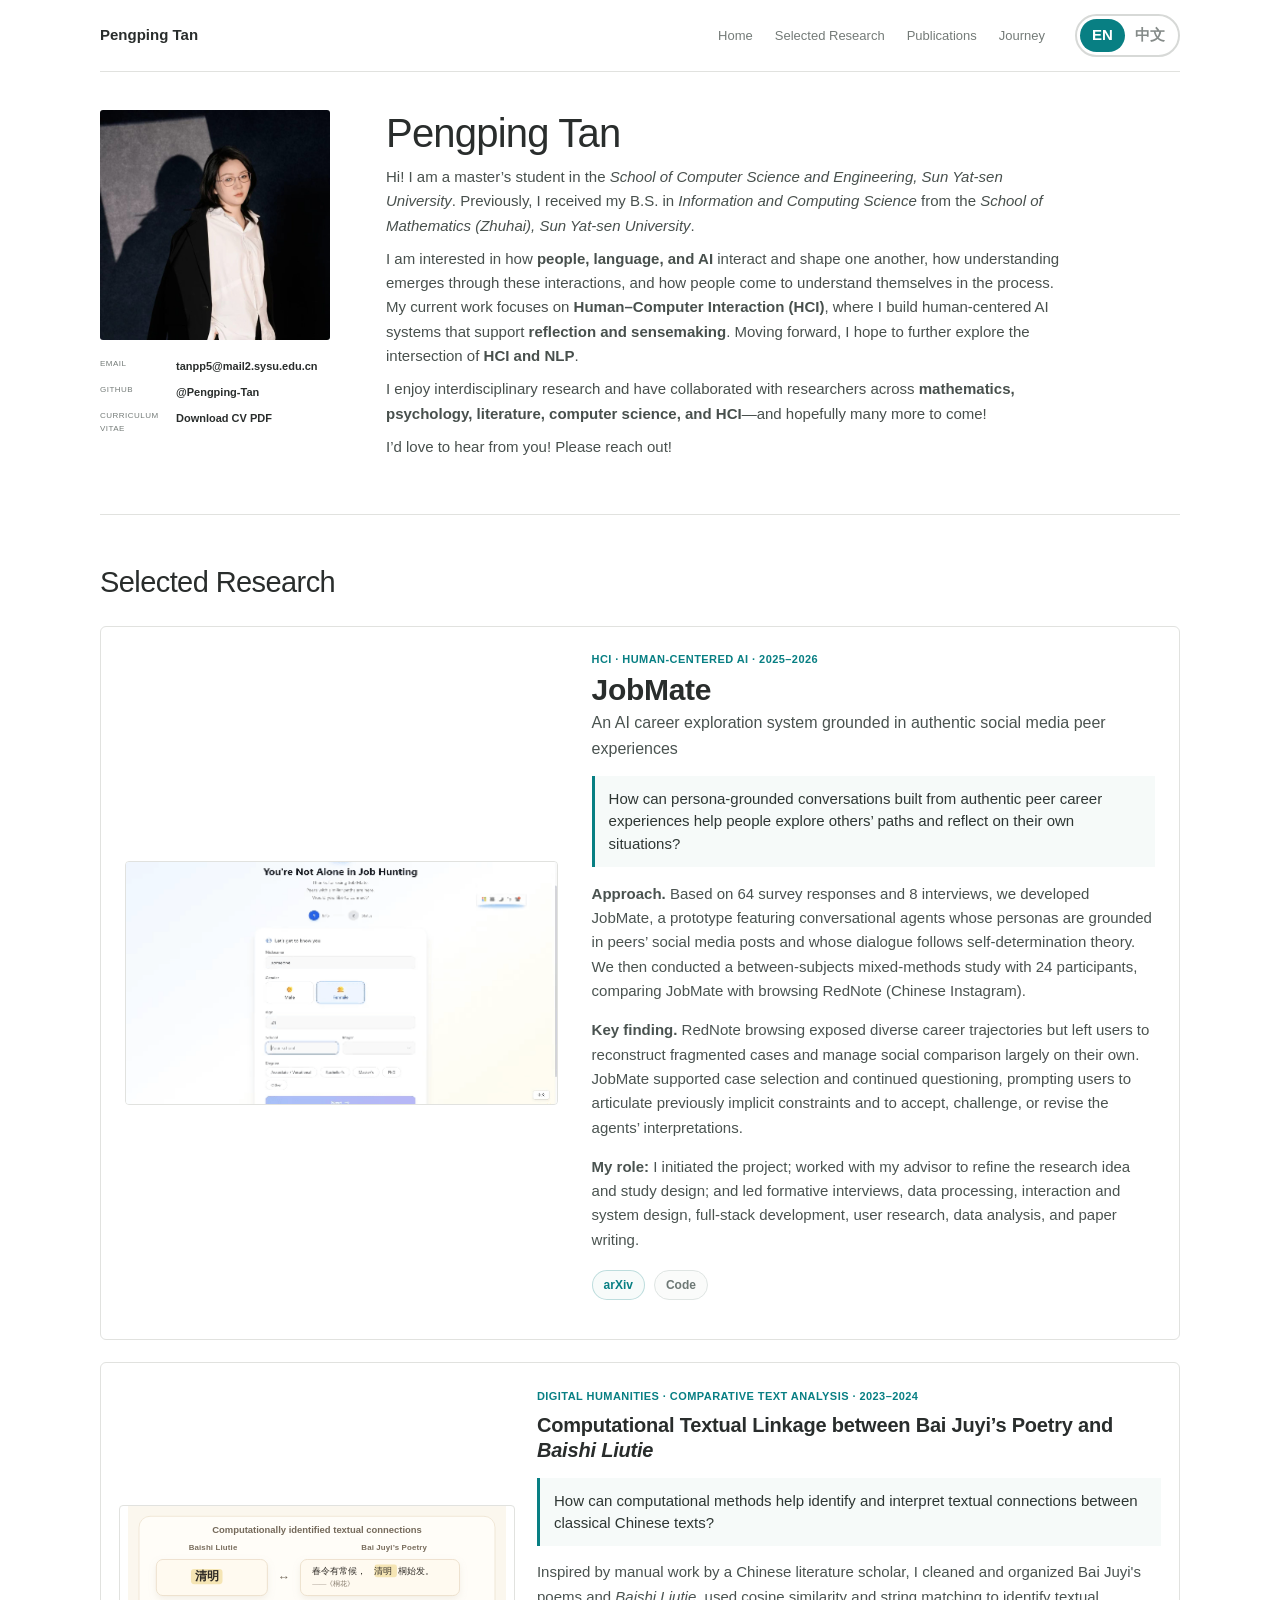
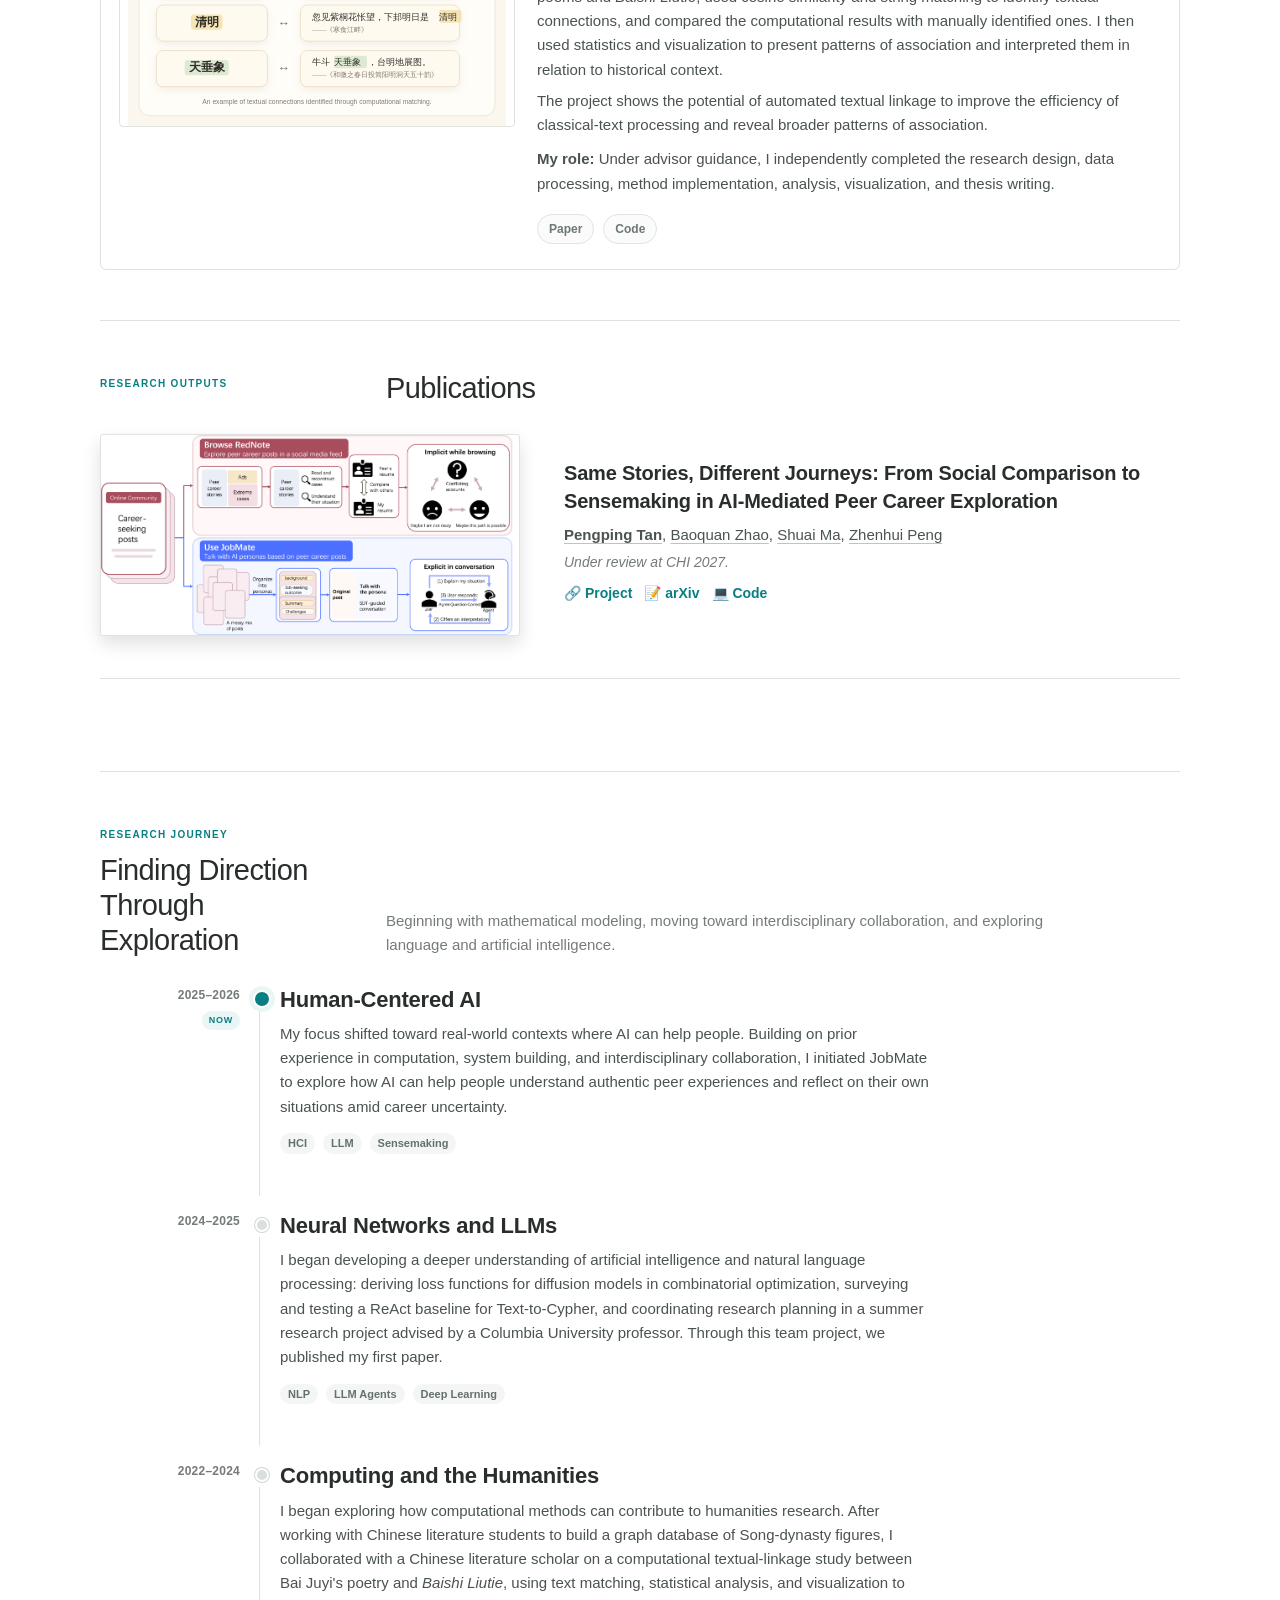
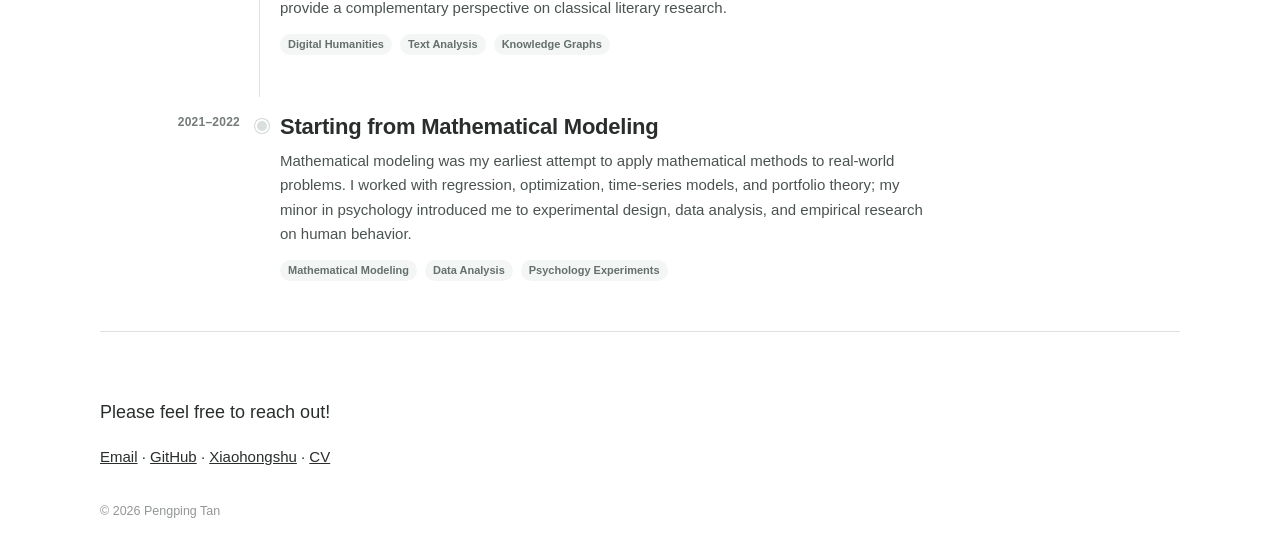
<file: index.html>
<!doctype html>
<html lang="en">
<head>
  <meta charset="utf-8">
  <meta name="viewport" content="width=device-width, initial-scale=1">
  <meta name="description" content="Pengping Tan — HCI researcher studying self-understanding and human–AI interaction.">
  <title>Pengping Tan</title>
  <link rel="stylesheet" href="style.css?v=20260720a">
</head>
<body>
  <header class="site-header">
    <a class="wordmark" href="#top">Pengping Tan</a>
    <nav aria-label="Main navigation"><a href="#top">Home</a><a href="#selected-research">Selected Research</a><a href="#publications">Publications</a><a href="#journey">Journey</a></nav>
    <div class="language-toggle" aria-label="Language switcher"><a class="active" href="index.html" aria-current="page">EN</a><a href="zh.html">中文</a></div>
  </header>

  <main id="top">
    <section class="profile" id="about">
      <aside class="profile-side">
        <img class="portrait" src="assets/pengping-tan-square.jpeg" alt="Portrait of Pengping Tan">
        <div class="contact-list">
          <a href="mailto:tanpp5@mail2.sysu.edu.cn" target="_blank" rel="noopener noreferrer"><span>Email</span><strong>tanpp5@mail2.sysu.edu.cn</strong></a>
          <a href="https://github.com/Pengping-Tan" target="_blank" rel="noopener noreferrer"><span>GitHub</span><strong>@Pengping-Tan</strong></a>
          
          <a href="assets/Pengping_Tan_CV.pdf" download target="_blank" rel="noopener noreferrer"><span>Curriculum Vitae</span><strong>Download CV PDF </strong></a>
        </div>
      </aside>

      <article class="about-copy">
        <h1>Pengping Tan</h1>
        <p>Hi! I am a master’s student in the <em>School of Computer Science and Engineering, Sun Yat-sen University</em>. Previously, I received my B.S. in <em>Information and Computing Science</em> from the <em>School of Mathematics (Zhuhai), Sun Yat-sen University</em>.</p>
        <p>I am interested in how <strong>people, language, and AI</strong> interact and shape one another, how understanding emerges through these interactions, and how people come to understand themselves in the process. My current work focuses on <strong>Human–Computer Interaction (HCI)</strong>, where I build human-centered AI systems that support <strong>reflection and sensemaking</strong>. Moving forward, I hope to further explore the intersection of <strong>HCI and NLP</strong>.</p>
        <p>I enjoy interdisciplinary research and have collaborated with researchers across <strong>mathematics, psychology, literature, computer science, and HCI</strong>—and hopefully many more to come!</p>
        <p>I’d love to hear from you! Please reach out!</p>
      </article>
    </section>

    <section class="section selected-research" id="selected-research">
      <header class="section-intro">
        <h2>Selected Research</h2>
      </header>

      <article class="featured-research-card">
        <div class="research-visual">
          <img src="assets/jobmate-demo.gif" alt="Animated demo of JobMate">
        </div>
        <div class="research-copy">
          <p class="research-meta">HCI · Human-Centered AI · 2025–2026</p>
          <h3>JobMate</h3>
          <p class="research-subtitle">An AI career exploration system grounded in authentic social media peer experiences</p>
          <div class="research-question">How can persona-grounded conversations built from authentic peer career experiences help people explore others’ paths and reflect on their own situations?</div>
          <p><strong>Approach.</strong> Based on 64 survey responses and 8 interviews, we developed JobMate, a prototype featuring conversational agents whose personas are grounded in peers’ social media posts and whose dialogue follows self-determination theory. We then conducted a between-subjects mixed-methods study with 24 participants, comparing JobMate with browsing RedNote (Chinese Instagram).</p>
          <p><strong>Key finding.</strong> RedNote browsing exposed diverse career trajectories but left users to reconstruct fragmented cases and manage social comparison largely on their own. JobMate supported case selection and continued questioning, prompting users to articulate previously implicit constraints and to accept, challenge, or revise the agents’ interpretations.</p>
          <p class="role"><strong>My role:</strong> I initiated the project; worked with my advisor to refine the research idea and study design; and led formative interviews, data processing, interaction and system design, full-stack development, user research, data analysis, and paper writing.</p>
          <p class="research-links"><a href="https://arxiv.org/abs/2607.11039" target="_blank" rel="noopener noreferrer">arXiv</a><a href="#">Code</a></p>
        </div>
      </article>

      <div class="research-grid">
        <article class="mini-research-card">
          <img src="assets/research-digital-humanities.svg?v=20260717d" alt="Computational textual linkage between Bai Juyi poems and Baishi Liutie">
          <div>
            <p class="research-meta">Digital Humanities · Comparative Text Analysis · 2023–2024</p>
            <h3>Computational Textual Linkage between Bai Juyi’s Poetry and <em>Baishi Liutie</em></h3>
            <div class="research-question">How can computational methods help identify and interpret textual connections between classical Chinese texts?</div>
            <p>Inspired by manual work by a Chinese literature scholar, I cleaned and organized Bai Juyi's poems and <em>Baishi Liutie</em>, used cosine similarity and string matching to identify textual connections, and compared the computational results with manually identified ones. I then used statistics and visualization to present patterns of association and interpreted them in relation to historical context.</p>
            <p>The project shows the potential of automated textual linkage to improve the efficiency of classical-text processing and reveal broader patterns of association.</p>
            <p class="role"><strong>My role:</strong> Under advisor guidance, I independently completed the research design, data processing, method implementation, analysis, visualization, and thesis writing.</p>
            <p class="research-links"><a href="#">Paper</a><a href="#">Code</a></p>
          </div>
        </article>
      </div>
    </section>

    <section class="section publications" id="publications">
      <header><p class="eyebrow">Research Outputs</p><h2>Publications</h2></header>
      <div class="publication-list">
        <article class="publication-card">
          <img src="assets/jobmate-overview.png" alt="Overview of JobMate">
          <div>
            <h3>Same Stories, Different Journeys: From Social Comparison to Sensemaking in AI-Mediated Peer Career Exploration</h3>
            <p class="authors"><a href="#top"><strong>Pengping Tan</strong></a>, <a href="https://baoquanzhao.github.io/" target="_blank" rel="noopener noreferrer">Baoquan Zhao</a>, <a href="https://shuaima.cc/" target="_blank" rel="noopener noreferrer">Shuai Ma</a>, <a href="https://zhenhuipeng.com/" target="_blank" rel="noopener noreferrer">Zhenhui Peng</a></p>
            <p class="venue"><em>Under review at CHI 2027.</em></p>
            <p class="pub-links"><a href="#">🔗 Project</a><a href="https://arxiv.org/abs/2607.11039" target="_blank" rel="noopener noreferrer">📝 arXiv</a><a href="#">💻 Code</a></p>
          </div>
        </article>
       
      </div>
    </section>

    <section class="section journey" id="journey">
      <header class="journey-heading">
        <div>
          <p class="eyebrow">Research Journey</p>
          <h2>Finding Direction Through Exploration</h2>
        </div>
        <p>Beginning with mathematical modeling, moving toward interdisciplinary collaboration, and exploring language and artificial intelligence.</p>
      </header>
      <ol class="timeline">
        <li class="current">
          <div class="date"><span>2025&ndash;2026</span><em>Now</em></div>
          <div class="timeline-marker" aria-hidden="true"></div>
          <article>
            <h3>Human-Centered AI</h3>
            <p>My focus shifted toward real-world contexts where AI can help people. Building on prior experience in computation, system building, and interdisciplinary collaboration, I initiated JobMate to explore how AI can help people understand authentic peer experiences and reflect on their own situations amid career uncertainty.</p>
            <p class="tags"><span>HCI</span><span>LLM</span><span>Sensemaking</span></p>
          </article>
        </li>
        <li>
          <div class="date"><span>2024&ndash;2025</span></div>
          <div class="timeline-marker" aria-hidden="true"></div>
          <article>
            <h3>Neural Networks and LLMs</h3>
            <p>I began developing a deeper understanding of artificial intelligence and natural language processing: deriving loss functions for diffusion models in combinatorial optimization, surveying and testing a ReAct baseline for Text-to-Cypher, and coordinating research planning in a summer research project advised by a Columbia University professor. Through this team project, we published my first paper.</p>
            <p class="tags"><span>NLP</span><span>LLM Agents</span><span>Deep Learning</span></p>
          </article>
        </li>
        <li>
          <div class="date"><span>2022&ndash;2024</span></div>
          <div class="timeline-marker" aria-hidden="true"></div>
          <article>
            <h3>Computing and the Humanities</h3>
            <p>I began exploring how computational methods can contribute to humanities research. After working with Chinese literature students to build a graph database of Song-dynasty figures, I collaborated with a Chinese literature scholar on a computational textual-linkage study between Bai Juyi's poetry and <em>Baishi Liutie</em>, using text matching, statistical analysis, and visualization to provide a complementary perspective on classical literary research.</p>
            <p class="tags"><span>Digital Humanities</span><span>Text Analysis</span><span>Knowledge Graphs</span></p>
          </article>
        </li>
        <li>
          <div class="date"><span>2021&ndash;2022</span></div>
          <div class="timeline-marker" aria-hidden="true"></div>
          <article>
            <h3>Starting from Mathematical Modeling</h3>
            <p>Mathematical modeling was my earliest attempt to apply mathematical methods to real-world problems. I worked with regression, optimization, time-series models, and portfolio theory; my minor in psychology introduced me to experimental design, data analysis, and empirical research on human behavior.</p>
            <p class="tags"><span>Mathematical Modeling</span><span>Data Analysis</span><span>Psychology Experiments</span></p>
          </article>
        </li>
      </ol>
    </section>
  </main>

  <footer><p>Please feel free to reach out!</p><p><a href="mailto:tanpp5@mail2.sysu.edu.cn" target="_blank" rel="noopener noreferrer">Email</a> · <a href="https://github.com/Pengping-Tan" target="_blank" rel="noopener noreferrer">GitHub</a> · <a href="https://xhslink.com/m/71Q3UfZpTLi" target="_blank" rel="noopener noreferrer">Xiaohongshu</a> · <a href="assets/Pengping-Tan-CV.pdf" download target="_blank" rel="noopener noreferrer">CV</a></p><small>© 2026 Pengping Tan</small></footer>
</body>
</html>
</file>
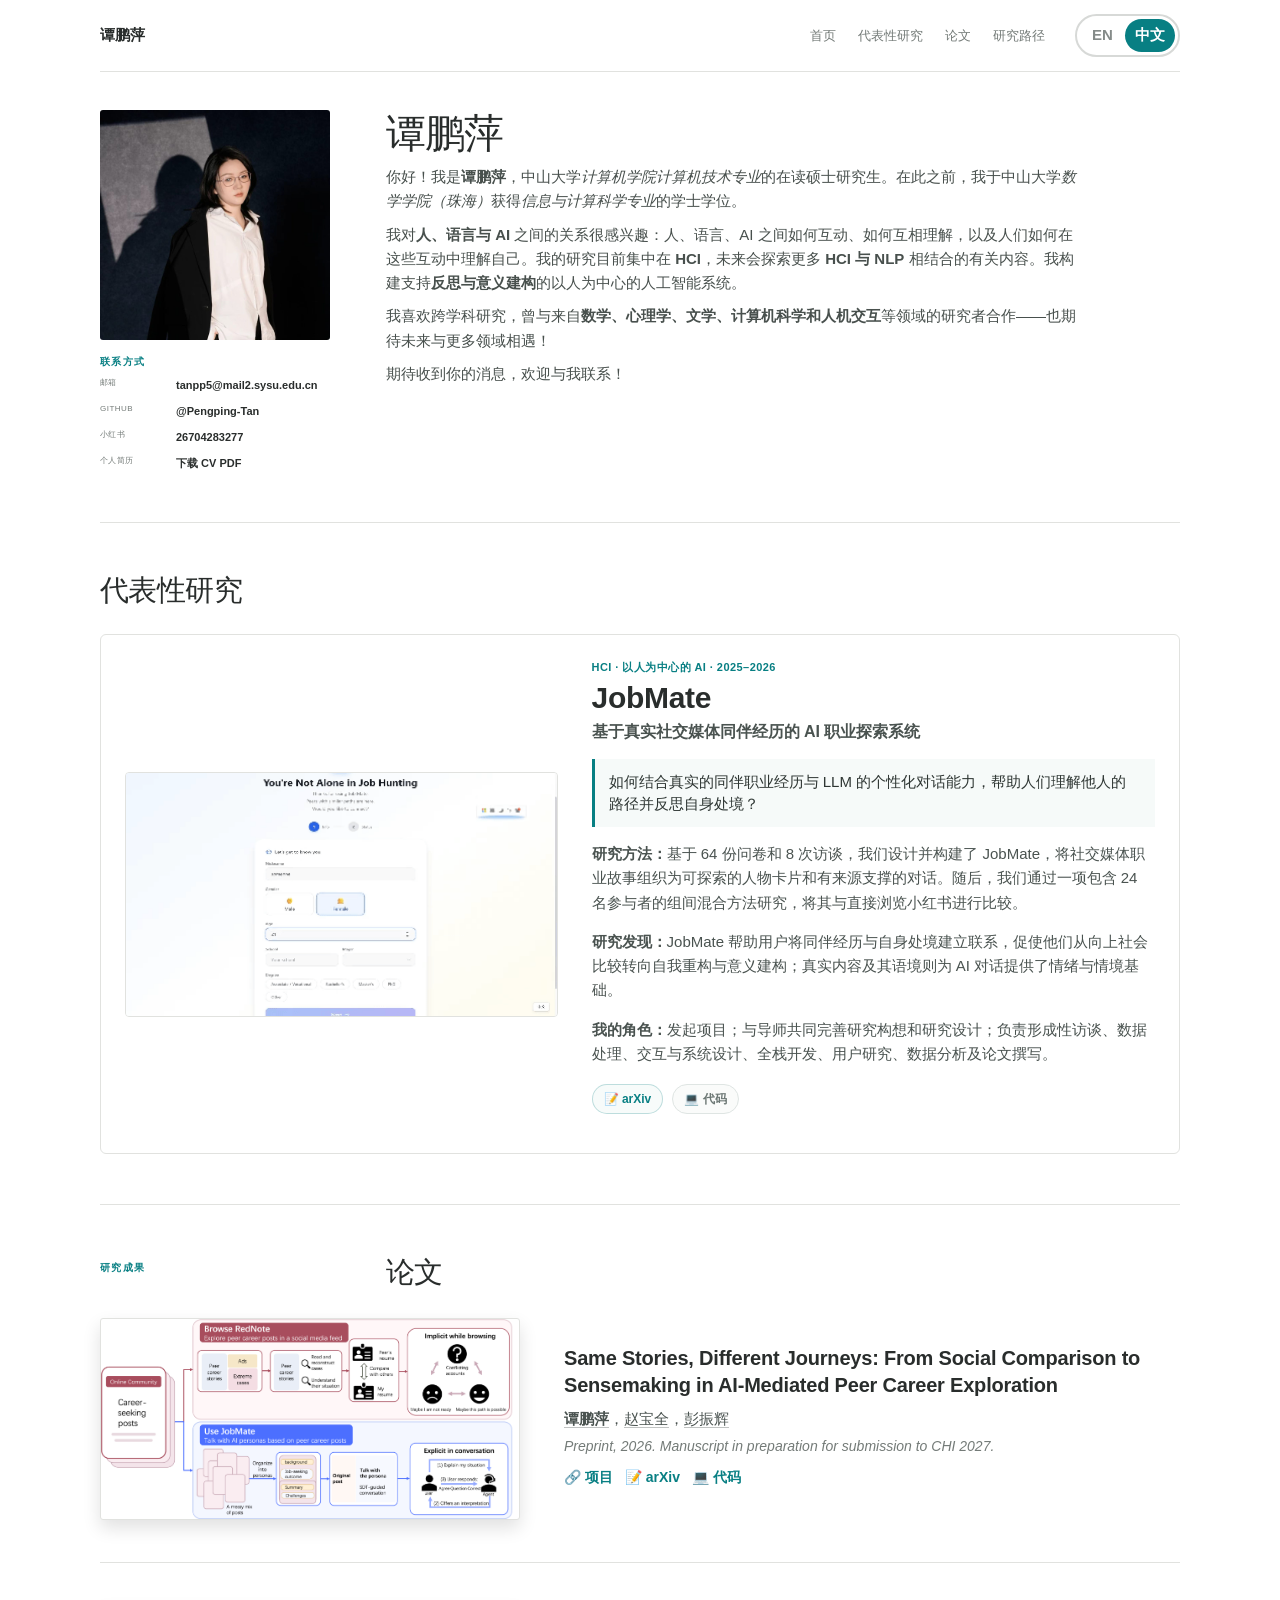
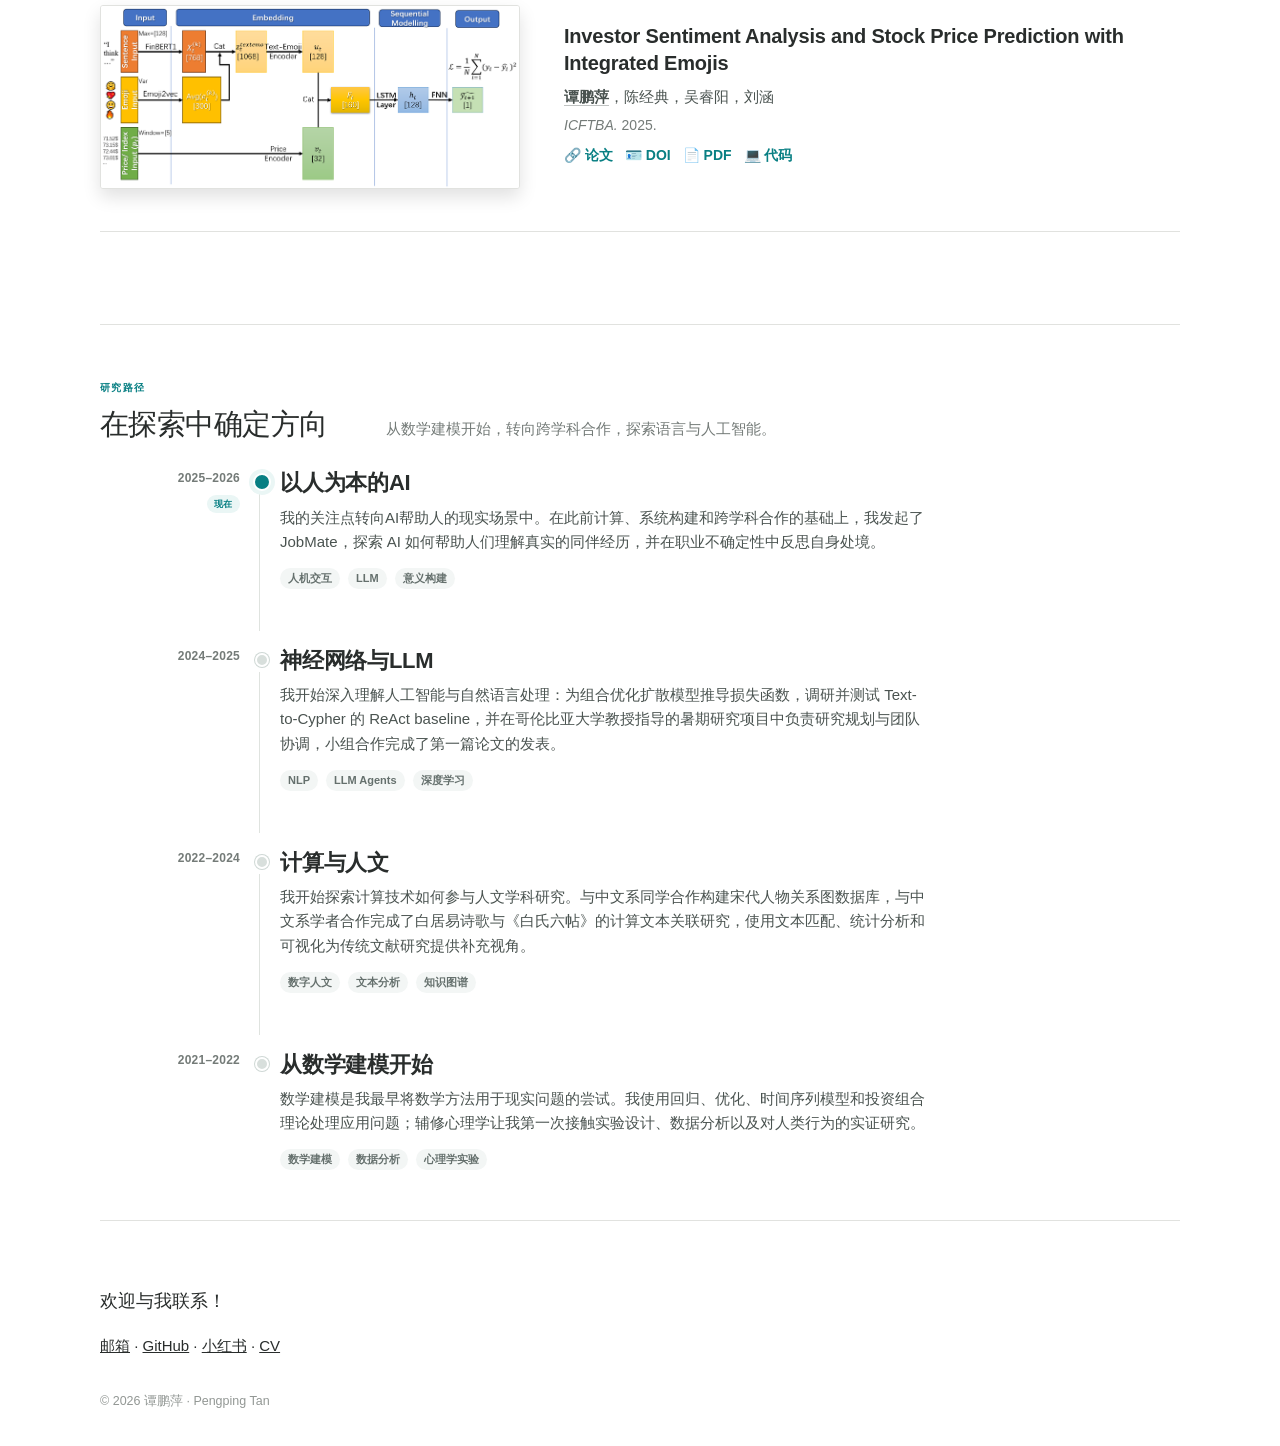
<file: zh.html>
<!doctype html>
<html lang="zh-CN">
<head>
  <meta charset="utf-8">
  <meta name="viewport" content="width=device-width, initial-scale=1">
  <meta name="description" content="谭鹏萍——关注自我理解与人机交互的 HCI 研究者。">
  <title>谭鹏萍 · Pengping Tan</title>
  <link rel="stylesheet" href="style.css?v=20260720a">
</head>
<body>
  <header class="site-header">
    <a class="wordmark" href="#top">谭鹏萍</a>
    <nav aria-label="主导航"><a href="#top">首页</a><a href="#selected-research">代表性研究</a><a href="#publications">论文</a><a href="#journey">研究路径</a></nav>
    <div class="language-toggle" aria-label="语言切换"><a href="index.html">EN</a><a class="active" href="zh.html" aria-current="page">中文</a></div>
  </header>

  <main id="top">
    <section class="profile" id="about">
      <aside class="profile-side">
        <img class="portrait" src="assets/pengping-tan-square.jpeg" alt="谭鹏萍的个人照片">
        <div class="contact-list"><p class="eyebrow">联系方式</p><a href="mailto:tanpp5@mail2.sysu.edu.cn" target="_blank" rel="noopener noreferrer"><span>邮箱</span><strong>tanpp5@mail2.sysu.edu.cn</strong></a><a href="https://github.com/Pengping-Tan" target="_blank" rel="noopener noreferrer"><span>GitHub</span><strong>@Pengping-Tan</strong></a><a href="https://xhslink.com/m/71Q3UfZpTLi" target="_blank" rel="noopener noreferrer"><span>小红书</span><strong>26704283277</strong></a><a href="assets/Pengping_Tan_CV.pdf" download target="_blank" rel="noopener noreferrer"><span>个人简历</span><strong>下载 CV PDF</strong></a></div>
      </aside>
      <article class="about-copy">
        <h1>谭鹏萍</h1>
        <p>你好！我是<strong>谭鹏萍</strong>，中山大学<em>计算机学院计算机技术专业</em>的在读硕士研究生。在此之前，我于中山大学<em>数学学院（珠海）</em>获得<em>信息与计算科学专业</em>的学士学位。</p>
        <p>我对<strong>人、语言与 AI</strong> 之间的关系很感兴趣：人、语言、AI 之间如何互动、如何互相理解，以及人们如何在这些互动中理解自己。我的研究目前集中在 <strong>HCI</strong>，未来会探索更多 <strong>HCI 与 NLP</strong> 相结合的有关内容。我构建支持<strong>反思与意义建构</strong>的以人为中心的人工智能系统。</p>
        <p>我喜欢跨学科研究，曾与来自<strong>数学、心理学、文学、计算机科学和人机交互</strong>等领域的研究者合作——也期待未来与更多领域相遇！</p>
        <p>期待收到你的消息，欢迎与我联系！</p>
      </article>
    </section>

    <section class="section selected-research" id="selected-research">
      <header class="section-intro">
        <h2>代表性研究</h2>
      </header>

      <article class="featured-research-card">
        <div class="research-visual">
          <img src="assets/jobmate-demo.gif" alt="JobMate 动态演示">
        </div>
        <div class="research-copy">
          <p class="research-meta">HCI · 以人为中心的 AI · 2025–2026</p>
          <h3>JobMate</h3>
          <p class="research-subtitle"><strong>基于真实社交媒体同伴经历的 AI 职业探索系统</strong></p>
          <div class="research-question">如何结合真实的同伴职业经历与 LLM 的个性化对话能力，帮助人们理解他人的路径并反思自身处境？</div>
          <p><strong>研究方法：</strong>基于 64 份问卷和 8 次访谈，我们设计并构建了 JobMate，将社交媒体职业故事组织为可探索的人物卡片和有来源支撑的对话。随后，我们通过一项包含 24 名参与者的组间混合方法研究，将其与直接浏览小红书进行比较。</p>
          <p><strong>研究发现：</strong>JobMate 帮助用户将同伴经历与自身处境建立联系，促使他们从向上社会比较转向自我重构与意义建构；真实内容及其语境则为 AI 对话提供了情绪与情境基础。</p>
          <p class="role"><strong>我的角色：</strong>发起项目；与导师共同完善研究构想和研究设计；负责形成性访谈、数据处理、交互与系统设计、全栈开发、用户研究、数据分析及论文撰写。</p>
          <p class="research-links"><a href="https://arxiv.org/abs/2607.11039" target="_blank" rel="noopener noreferrer">📝 arXiv</a><a href="#">💻 代码</a></p>
        </div>
      </article>

    
    </section>

    <section class="section publications" id="publications">
      <header><p class="eyebrow">研究成果</p><h2>论文</h2></header>
      <div class="publication-list">
        <article class="publication-card">
          <img src="assets/jobmate-overview.png" alt="JobMate 系统概览图">
          <div>
            <h3>Same Stories, Different Journeys: From Social Comparison to Sensemaking in AI-Mediated Peer Career Exploration</h3>
            <p class="authors"><a href="#top"><strong>谭鹏萍</strong></a>，<a href="https://baoquanzhao.github.io/" target="_blank" rel="noopener noreferrer">赵宝全</a>，<a href="https://zhenhuipeng.com/" target="_blank" rel="noopener noreferrer">彭振辉</a></p>
            <p class="venue"><em>Preprint, 2026. Manuscript in preparation for submission to CHI 2027.</em></p>
            <p class="pub-links"><a href="#">🔗 项目</a><a href="https://arxiv.org/abs/2607.11039" target="_blank" rel="noopener noreferrer">📝 arXiv</a><a href="#">💻 代码</a></p>
          </div>
        </article>
        <article class="publication-card">
          <img src="assets/stock-paper-teaser.png" alt="股价预测论文系统框架图">
          <div>
            <h3>Investor Sentiment Analysis and Stock Price Prediction with Integrated Emojis</h3>
            <p class="authors"><a href="#top"><strong>谭鹏萍</strong></a>，陈经典，吴睿阳，刘涵</p>
            <p class="venue"><em>ICFTBA.</em> 2025.</p>
            <p class="pub-links"><a href="https://aemps.ewapub.com/article/view/28959" target="_blank" rel="noopener noreferrer">🔗 论文</a><a href="https://doi.org/10.54254/2754-1169/2025.GL28959" target="_blank" rel="noopener noreferrer">🪪 DOI</a><a href="#">📄 PDF</a><a href="#">💻 代码</a></p>
          </div>
        </article>
      </div>
    </section>

    <section class="section journey" id="journey">
      <header class="journey-heading">
        <div>
          <p class="eyebrow">研究路径</p>
          <h2>在探索中确定方向</h2>
        </div>
        <p>从数学建模开始，转向跨学科合作，探索语言与人工智能。</p>
      </header>
      <ol class="timeline">
        <li class="current">
          <div class="date"><span>2025&ndash;2026</span><em>现在</em></div>
          <div class="timeline-marker" aria-hidden="true"></div>
          <article>
            <h3>以人为本的AI</h3>
            <p>我的关注点转向AI帮助人的现实场景中。在此前计算、系统构建和跨学科合作的基础上，我发起了 JobMate，探索 AI 如何帮助人们理解真实的同伴经历，并在职业不确定性中反思自身处境。</p>
            <p class="tags"><span>人机交互</span><span>LLM</span><span>意义构建</span></p>
          </article>
        </li>
        <li>
          <div class="date"><span>2024&ndash;2025</span></div>
          <div class="timeline-marker" aria-hidden="true"></div>
          <article>
            <h3>神经网络与LLM</h3>
            <p>我开始深入理解人工智能与自然语言处理：为组合优化扩散模型推导损失函数，调研并测试 Text-to-Cypher 的 ReAct baseline，并在哥伦比亚大学教授指导的暑期研究项目中负责研究规划与团队协调，小组合作完成了第一篇论文的发表。</p>
            <p class="tags"><span>NLP</span><span>LLM Agents</span><span>深度学习</span></p>
          </article>
        </li>
        <li>
          <div class="date"><span>2022&ndash;2024</span></div>
          <div class="timeline-marker" aria-hidden="true"></div>
          <article>
            <h3>计算与人文</h3>
            <p>我开始探索计算技术如何参与人文学科研究。与中文系同学合作构建宋代人物关系图数据库，与中文系学者合作完成了白居易诗歌与《白氏六帖》的计算文本关联研究，使用文本匹配、统计分析和可视化为传统文献研究提供补充视角。</p>
            <p class="tags"><span>数字人文</span><span>文本分析</span><span>知识图谱</span></p>
          </article>
        </li>
        <li>
          <div class="date"><span>2021&ndash;2022</span></div>
          <div class="timeline-marker" aria-hidden="true"></div>
          <article>
            <h3>从数学建模开始</h3>
            <p>数学建模是我最早将数学方法用于现实问题的尝试。我使用回归、优化、时间序列模型和投资组合理论处理应用问题；辅修心理学让我第一次接触实验设计、数据分析以及对人类行为的实证研究。</p>
            <p class="tags"><span>数学建模</span><span>数据分析</span><span>心理学实验</span></p>
          </article>
        </li>
      </ol>
    </section>
  </main>

  <footer><p>欢迎与我联系！</p><p><a href="mailto:tanpp5@mail2.sysu.edu.cn" target="_blank" rel="noopener noreferrer">邮箱</a> · <a href="https://github.com/Pengping-Tan" target="_blank" rel="noopener noreferrer">GitHub</a> · <a href="https://xhslink.com/m/71Q3UfZpTLi" target="_blank" rel="noopener noreferrer">小红书</a> · <a href="assets/Pengping-Tan-CV.pdf" download target="_blank" rel="noopener noreferrer">CV</a></p><small>© 2026 谭鹏萍 · Pengping Tan</small></footer>
</body>
</html>
</file>
<file: style.css>
:root{--ink:#292d2c;--muted:#747b78;--paper:#fff;--line:#e1e2df;--accent:#087f83;--warm:#a75e43;--max:1080px}
*{box-sizing:border-box}html{scroll-behavior:smooth}body{margin:0;color:var(--ink);background:var(--paper);font-family:Inter,-apple-system,BlinkMacSystemFont,"Segoe UI","Noto Sans SC",sans-serif;font-size:15px;line-height:1.62}a{color:inherit}
.site-header,main,footer{width:min(var(--max),calc(100% - 48px));margin:auto}.site-header{min-height:72px;display:flex;align-items:center;gap:30px;border-bottom:1px solid var(--line)}.wordmark{margin-right:auto;font-weight:750;text-decoration:none}.site-header nav{display:flex;gap:22px}.site-header nav a{text-decoration:none;color:var(--muted);font-size:13px}.site-header nav a:hover{color:var(--ink)}
.language-toggle{display:flex;padding:3px;border:2px solid #d7d9d7;border-radius:999px;background:#fff}.language-toggle a{min-width:45px;padding:4px 10px;border-radius:999px;text-align:center;text-decoration:none;color:#858b89;font-weight:700}.language-toggle a.active{color:#fff;background:var(--accent)}
.eyebrow{margin:0 0 10px;color:var(--accent);font-size:10px;font-weight:800;letter-spacing:.13em;text-transform:uppercase}h1,h2{font-weight:500;letter-spacing:-.02em}
.profile{display:grid;grid-template-columns:230px 1fr;gap:56px;padding:38px 0 46px}.portrait{display:block;width:100%;aspect-ratio:1/1;object-fit:cover;object-position:center;border-radius:3px}.contact-list{margin-top:14px}.contact-list .eyebrow{margin-bottom:3px}.contact-list>a{display:grid;grid-template-columns:70px 1fr;gap:6px;padding:4px 0;text-decoration:none}.contact-list>a span{color:var(--muted);font-size:8px;text-transform:uppercase;letter-spacing:.06em}.contact-list>a strong{font-size:11px;font-weight:600}
.about-copy{padding-top:0}.about-copy h1{margin:0 0 7px;font-size:clamp(31px,3.3vw,40px);line-height:1.15}.affiliation{margin:0 0 16px;color:var(--muted);font-size:13px;line-height:1.45}.affiliation strong{color:#404745;font-size:15px}.about-copy>p:not(.eyebrow):not(.lead):not(.affiliation){max-width:690px;margin:9px 0;color:#48504d}.lead{max-width:720px;margin:0 0 12px;font-size:17px;line-height:1.5}.status{display:flex;gap:12px;margin-top:14px;padding:9px 12px;border-left:3px solid var(--warm);background:#f7f6f2;font-size:12px}.status strong{color:var(--warm);font-size:9px;text-transform:uppercase;letter-spacing:.08em}
.section{padding:50px 0;border-top:1px solid var(--line)}.section>header{display:grid;grid-template-columns:230px 1fr;gap:56px;margin-bottom:28px}.section>header .eyebrow{padding-top:5px}.section h2{margin:0;font-size:29px;line-height:1.2}.rows{margin-left:286px}.publication-list{margin-left:0}
.section-intro{display:block!important;margin-bottom:26px!important}.section-intro h2{margin:0 0 6px}.section-intro p{max-width:720px;margin:0;color:var(--muted)}.featured-research-card{display:grid;grid-template-columns:42% 1fr;gap:34px;align-items:center;padding:24px;border:1px solid var(--line);border-radius:6px;background:#fff}.research-visual img,.mini-research-card img{display:block;width:100%;height:auto;border:1px solid var(--line);border-radius:4px;background:#fff}.research-copy h3,.mini-research-card h3{margin:4px 0 4px;color:var(--ink);font-weight:720;letter-spacing:-.01em}.research-copy h3{font-size:30px;line-height:1.12}.mini-research-card h3{font-size:20px;line-height:1.28}.research-meta{margin:0;color:var(--accent);font-size:11px;font-weight:750;letter-spacing:.04em;text-transform:uppercase}.research-subtitle{margin:0 0 13px;color:#4a5350;font-size:16px}.research-question{margin:14px 0;padding:12px 14px;border-left:3px solid var(--accent);background:#f6faf9;color:#2e3633;font-size:15px;line-height:1.48}.research-copy p:not(.research-meta):not(.research-subtitle):not(.research-links),.mini-research-card p:not(.research-meta):not(.research-links){color:#4a5350}.role{margin-top:10px!important}.research-links{display:flex;flex-wrap:wrap;gap:12px;align-items:center;margin-top:14px!important}.research-links a{color:var(--accent);font-size:14px;font-weight:650;text-decoration:none}.research-links a:hover{text-decoration:underline;text-underline-offset:3px}.research-links .primary-link{padding:6px 12px;border-radius:999px;background:var(--accent);color:#fff}.research-links .primary-link:hover{text-decoration:none;background:#066c70}.research-grid{display:grid;grid-template-columns:1fr 1fr;gap:22px;margin-top:22px}.mini-research-card{display:grid;grid-template-rows:auto 1fr;gap:14px;padding:18px;border:1px solid var(--line);border-radius:6px;background:#fff}.mini-research-card img{aspect-ratio:16/9;object-fit:contain}.mini-research-card p{margin:7px 0}
.info-row{display:grid;grid-template-columns:190px 1fr;gap:40px;padding:0 0 25px}.date{padding-top:3px;text-align:right;color:#414846;font-size:12px}.info-row h3,.timeline h3{margin:0;font-size:19px;line-height:1.4}.institution{margin:1px 0;color:#4a5350;font-size:15px}.info-row div>p:last-child{margin:1px 0;color:var(--muted)}
.publication-card{display:grid;grid-template-columns:minmax(360px,420px) 1fr;gap:44px;align-items:center;padding:0 0 42px;margin-bottom:42px;border-bottom:1px solid var(--line)}.publication-card img{display:block;width:100%;height:auto;object-fit:contain;border:1px solid var(--line);border-radius:3px;background:#fff;box-shadow:0 8px 18px rgba(0,0,0,.12)}.publication-card h3{margin:0 0 8px;color:var(--ink);font-size:20px;font-weight:700;line-height:1.36;letter-spacing:-.01em}.publication-card p{margin:5px 0}.authors{color:#4a5350;font-size:15px;line-height:1.55}.authors a{color:inherit;font-weight:inherit;text-decoration:underline;text-decoration-thickness:1px;text-underline-offset:3px;text-decoration-color:rgba(74,83,80,.35)}.authors a:hover{text-decoration-color:currentColor}.venue{color:var(--muted);font-size:14px}.pub-links{display:flex;flex-wrap:wrap;gap:12px;margin-top:8px!important}.pub-links a{color:var(--accent);font-size:14px;font-weight:650;text-decoration:none}.pub-links a:hover{text-decoration:underline;text-underline-offset:3px}.pub-links a[href="#"]{cursor:default}
.journey-heading{align-items:end}.journey-heading>p{max-width:690px;margin:0;color:var(--muted)}.timeline{list-style:none;margin:8px 0 0;padding:0}.timeline li{position:relative;display:grid;grid-template-columns:140px 40px minmax(0,650px);gap:0;padding:0 0 58px}.timeline li:last-child{padding-bottom:0}.timeline li:not(:last-child)::after{content:"";position:absolute;left:159px;top:25px;bottom:16px;width:1px;background:#dfe3df}.timeline .date{padding-top:0;text-align:right;color:var(--muted);font-size:12px;font-weight:650;letter-spacing:.02em}.timeline .date span{display:block}.timeline .date em{display:inline-block;margin-top:6px;padding:2px 7px;border-radius:999px;background:#eaf6f5;color:var(--accent);font-size:9px;font-style:normal;font-weight:800;text-transform:uppercase;letter-spacing:.08em}.timeline-marker{position:relative;z-index:1;width:40px;height:26px}.timeline-marker::before{content:"";position:absolute;left:15px;top:6px;width:10px;height:10px;border-radius:999px;background:#d8dfdc;border:2px solid #fff;box-shadow:0 0 0 1px #cfd8d5}.timeline .current .timeline-marker::before{left:13px;top:4px;width:14px;height:14px;background:var(--accent);box-shadow:0 0 0 4px #eaf6f5}.timeline article{max-width:650px}.timeline h3{margin:0 0 8px;font-size:22px;line-height:1.28;font-weight:720;letter-spacing:-.01em}.timeline article>p{margin:0;color:#4a5350}.timeline article>p+p{margin-top:14px}.tags{display:flex;flex-wrap:wrap;gap:8px}.tags span{display:inline-block;padding:3px 8px;border-radius:999px;background:#f3f6f5;color:#65706d;font-size:11px;font-weight:650;line-height:1.35}.lesson{padding-left:12px;border-left:3px solid var(--accent);color:var(--muted);font-size:13px}
.blog-section{padding-left:286px}.blog-section h2{margin-bottom:7px}.blog-section>p:last-child{color:var(--muted)}footer{padding:48px 0 35px;border-top:1px solid var(--line)}footer>p:first-child{font-size:18px}footer small{display:block;margin-top:32px;color:#929794}
.research-grid{grid-template-columns:1fr}.mini-research-card{grid-template-columns:minmax(300px,38%) 1fr;grid-template-rows:auto;gap:22px;align-items:center}
.research-links{gap:9px;margin-top:18px!important}.research-links a{display:inline-flex;align-items:center;gap:5px;min-height:30px;padding:5px 11px;border:1px solid rgba(8,127,131,.24);border-radius:999px;background:#f7fbfa;color:#087f83;font-size:12px;font-weight:700;line-height:1;text-decoration:none;transition:background .18s ease,border-color .18s ease,transform .18s ease}.research-links a:hover{background:#edf8f7;border-color:rgba(8,127,131,.42);text-decoration:none;transform:translateY(-1px)}.research-links a[href="#"]{color:#6d7875;border-color:#dfe5e3;background:#fafbfa;cursor:default}.research-links a[href="#"]:hover{transform:none;background:#fafbfa;border-color:#dfe5e3}
@media(max-width:800px){.site-header,main,footer{width:min(var(--max),calc(100% - 30px))}.site-header{padding:13px 0;flex-wrap:wrap;gap:10px}.site-header nav{order:3;width:100%;overflow:auto}.profile{grid-template-columns:1fr;gap:30px;padding:40px 0 52px}.profile-side{max-width:250px}.about-copy{padding:0}.section{padding:46px 0}.section>header,.journey-heading{display:block}.section>header .eyebrow{padding:0}.section>header{margin-bottom:28px}.rows,.publication-list{margin-left:0}.info-row,.publication-card,.featured-research-card,.research-grid,.mini-research-card{grid-template-columns:1fr;gap:14px}.featured-research-card{padding:16px}.mini-research-card{grid-template-rows:auto;padding:16px}.mini-research-card img{width:100%;max-width:100%;aspect-ratio:auto}.research-copy h3{font-size:27px}.publication-card img{max-width:100%}.date{text-align:left;color:var(--accent);font-size:12px;font-weight:700}.section h2{font-size:27px}.timeline{margin-top:4px}.timeline li{grid-template-columns:28px minmax(0,1fr);gap:0;padding-bottom:42px}.timeline li:not(:last-child)::after{left:13px;top:30px;bottom:14px}.timeline .date{grid-column:2;text-align:left;padding:0 0 5px;color:var(--accent)}.timeline-marker{grid-column:1;grid-row:1 / span 2;width:28px;height:auto}.timeline-marker::before{left:8px;top:7px}.timeline .current .timeline-marker::before{left:6px;top:5px}.timeline article{grid-column:2}.timeline h3{font-size:20px}.tags{gap:6px}.blog-section{padding-left:0}}
</file>
